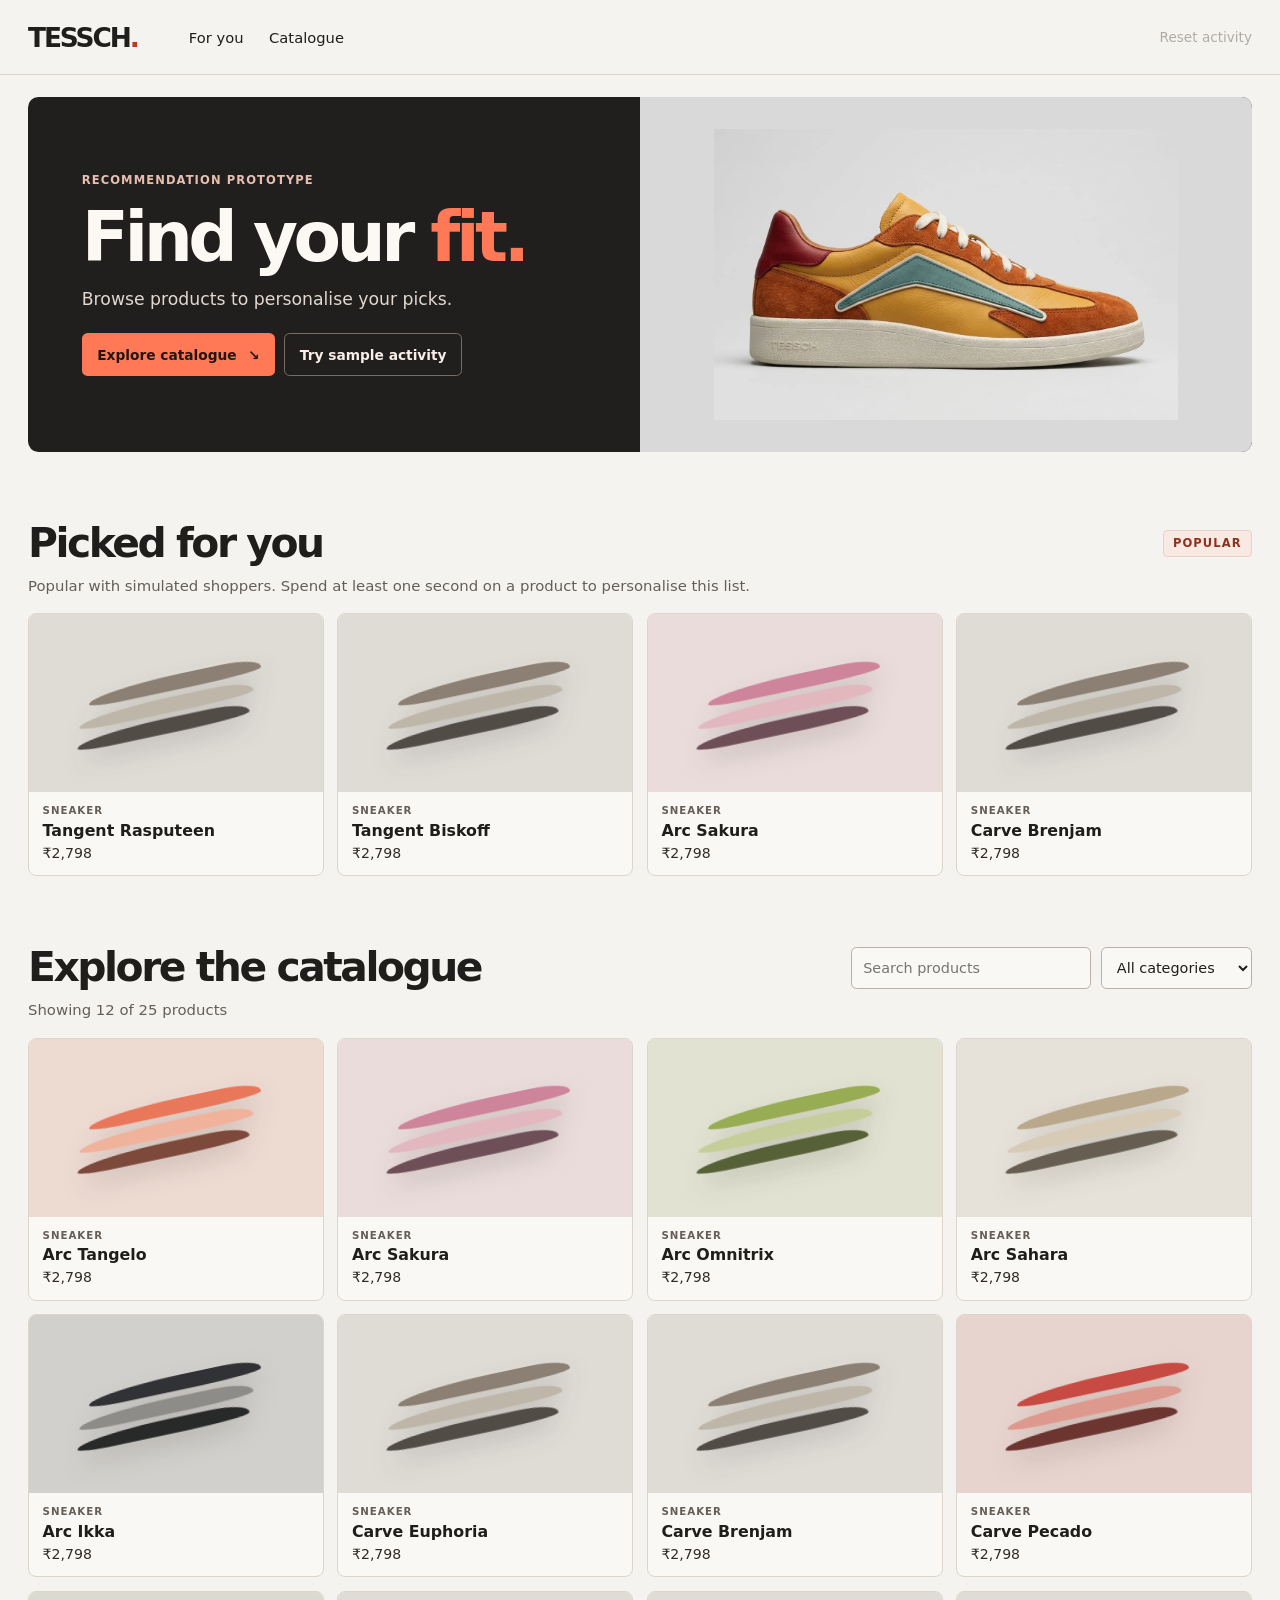
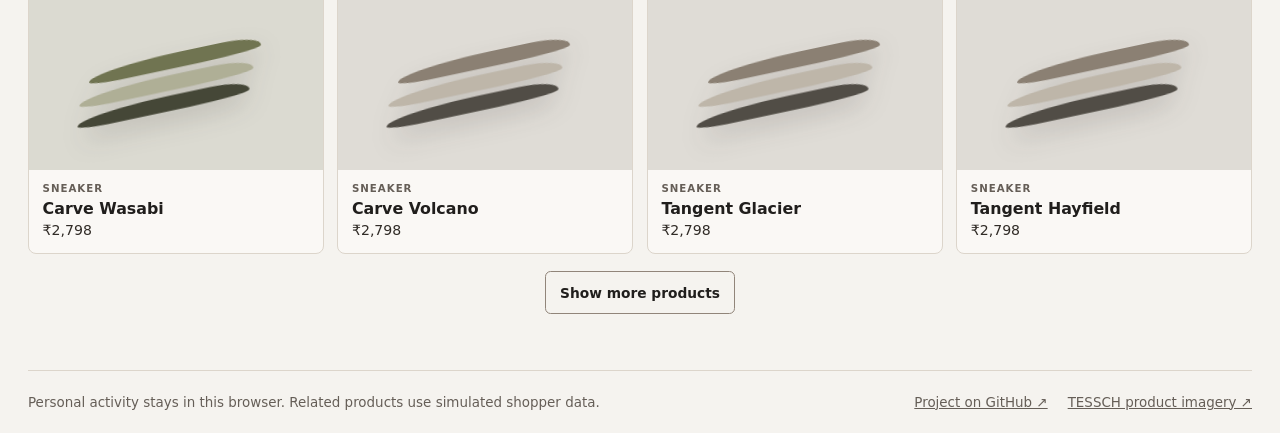
<file: docs/index.html>
<!doctype html>
<html lang="en">
<head>
  <meta charset="utf-8">
  <meta name="viewport" content="width=device-width, initial-scale=1">
  <meta name="description" content="Try the TESSCH dwell-time recommendation engine in an interactive footwear storefront.">
  <meta name="theme-color" content="#f5f3ef">
  <title>TESSCH · Recommendation prototype</title>
  <link rel="stylesheet" href="./styles.css?v=compact-hero">
  <script type="module" src="./app.js"></script>
</head>
<body id="top">
  <header class="site-header">
    <div class="shell header-inner">
      <a class="brand" href="#top">TESSCH<span>.</span></a>
      <nav aria-label="Main navigation">
        <a href="#recommendations">For you</a>
        <a href="#catalogue">Catalogue</a>
      </nav>
      <button class="quiet-action" type="button" id="reset" disabled>Reset activity</button>
    </div>
  </header>
  <main class="shell">
    <section class="hero" aria-labelledby="hero-title">
      <div class="hero-copy">
        <p class="eyebrow">Recommendation prototype</p>
        <h1 id="hero-title">Find your <em>fit.</em></h1>
        <p>Browse products to personalise your picks.</p>
        <div class="hero-actions">
          <a class="action primary" href="#catalogue">Explore catalogue <span aria-hidden="true">↘</span></a>
          <button class="action secondary" type="button" id="sample" disabled>Try sample activity</button>
        </div>
      </div>
      <figure class="hero-visual">
        <img src="./hero.webp?v=arc-tangelo" alt="TESSCH Arc Tangelo modular sneaker">
      </figure>
    </section>

    <section id="recommendations" class="section" aria-labelledby="picks-title">
      <div class="section-heading">
        <h2 id="picks-title">Picked for you</h2>
        <span id="pick-strategy" class="model-label" hidden></span>
      </div>
      <p id="pick-reason" class="intro" aria-live="polite">Loading the recommendation model…</p>
      <div id="picks" class="product-grid"></div>
    </section>

    <section id="catalogue" class="section" aria-labelledby="catalogue-title">
      <div class="section-heading">
        <h2 id="catalogue-title">Explore the catalogue</h2>
        <div class="filters">
          <label><span class="sr-only">Search products</span><input type="search" id="search" placeholder="Search products" disabled></label>
          <label><span class="sr-only">Filter category</span><select id="category" disabled><option value="">All categories</option></select></label>
        </div>
      </div>
      <p id="catalogue-count" class="intro" aria-live="polite"></p>
      <div id="products" class="product-grid"></div>
      <button class="action outlined more" type="button" id="more" hidden>Show more products</button>
    </section>
  </main>

  <footer class="shell footer">
    <p>Personal activity stays in this browser. Related products use simulated shopper data.</p>
    <a href="https://github.com/Yuvraj2637/tessch-recommendation-engine">Project on GitHub ↗</a>
    <a href="https://tessch.in/">TESSCH product imagery ↗</a>
  </footer>

  <dialog id="detail" aria-labelledby="detail-title">
    <div class="detail-inner">
      <form method="dialog"><button id="close-detail" type="submit" class="close-action" aria-label="Close product" autofocus>×</button></form>
      <div class="detail-product">
        <div id="detail-art"></div>
        <div class="detail-copy">
          <p id="detail-category" class="eyebrow"></p>
          <h2 id="detail-title"></h2>
          <p id="detail-price" class="detail-price"></p>
          <p id="detail-description"></p>
          <p id="detail-specs" class="intro"></p>
          <p id="dwell" class="dwell">Active viewing time <output id="dwell-time">0.0 s</output></p>
        </div>
      </div>
      <section aria-labelledby="related-title" class="related">
        <div class="section-heading">
          <h3 id="related-title">You might also like</h3>
          <span id="related-strategy" class="model-label"></span>
        </div>
        <p id="related-reason" class="intro"></p>
        <div id="related" class="product-grid"></div>
      </section>
    </div>
  </dialog>
</body>
</html>
</file>
<file: docs/styles.css>
:root {
  color-scheme: light;
  --paper: #f5f3ef;
  --ink: #201e1c;
  --muted: #655e57;
  --line: #dcd5cb;
  --accent: #b83d20;
  font-family: system-ui, sans-serif;
  background: var(--paper);
  color: var(--ink);
}
* { box-sizing: border-box; }
body { margin: 0; min-width: 0; }
a { color: inherit; }
button, input, select { font: inherit; }
button { cursor: pointer; }
button:disabled { cursor: default; opacity: .48; }
[hidden] { display: none !important; }
:focus-visible { outline: 3px solid #a8371d; outline-offset: 4px; }
.sr-only { position: absolute; width: 1px; height: 1px; padding: 0; overflow: hidden; clip-path: inset(50%); white-space: nowrap; }
.shell { width: min(100% - 3.5rem, 1280px); margin-inline: auto; }
.site-header { border-bottom: 1px solid var(--line); }
.header-inner { min-height: 74px; display: flex; align-items: center; gap: clamp(1rem, 4vw, 3.5rem); }
.brand { text-decoration: none; font-size: 1.65rem; font-weight: 900; letter-spacing: -.08em; }
.brand span, .hero em { color: #ff7956; }
.brand span { color: var(--accent); }
.header-inner nav { display: flex; gap: clamp(.85rem, 2vw, 2rem); font-size: .92rem; }
.header-inner nav a { text-decoration: none; }
.header-inner nav a:hover, .footer a:hover { color: var(--accent); }
.quiet-action { margin-left: auto; padding: .55rem 0; color: var(--muted); background: none; border: 0; font-size: .85rem; }
.quiet-action:not(:disabled):hover { color: var(--accent); text-decoration: underline; }
.hero { display: grid; grid-template-columns: repeat(2, minmax(0, 1fr)); margin-top: 1.4rem; background: #201f1d; color: #fcf8f3; border-radius: .65rem; overflow: hidden; }
.hero-copy { padding: clamp(1.6rem, 4.2vw, 3.5rem); align-self: center; }
.eyebrow, .card-category, .model-label { font-size: .72rem; font-weight: 720; letter-spacing: .095em; text-transform: uppercase; }
.eyebrow { margin: 0 0 1rem; }
.hero .eyebrow { color: #e7bfb1; }
.hero h1 { font-size: clamp(2.65rem, 5.4vw, 4.6rem); font-weight: 800; line-height: 1; letter-spacing: -.065em; margin: 0; text-wrap: balance; }
.hero h1 em { font-style: normal; }
.hero-copy > p:not(.eyebrow) { font-size: clamp(.92rem, 1.45vw, 1.08rem); line-height: 1.6; color: #e2d8d0; max-width: 38ch; margin: .9rem 0 1.2rem; }
.hero-visual { margin: 0; display: grid; place-items: center; padding: clamp(1rem, 2.5vw, 2rem); background: #d9d9d9; }
.hero-visual img { display: block; width: min(100%, 29rem); height: auto; }
.hero-actions { display: flex; flex-wrap: wrap; gap: .6rem; }
.action { border: 1px solid transparent; border-radius: .35rem; padding: .7rem .9rem; min-height: 43px; display: inline-flex; gap: .7rem; align-items: center; justify-content: center; font-weight: 680; font-size: .86rem; text-decoration: none; }
.primary { background: #ff7956; color: #241510; }
.primary:hover { background: #ffa087; }
.secondary { background: transparent; border-color: #786d65; color: #faeee8; }
.secondary:not(:disabled):hover { border-color: #ffc5b4; }
.outlined { border-color: #91857a; background: transparent; color: var(--ink); }
.outlined:hover { background: #ebe4db; }
.section { margin-top: clamp(2.5rem, 5.5vw, 4.7rem); scroll-margin-top: 1rem; }
.section-heading { display: flex; align-items: center; justify-content: space-between; gap: .65rem 1.1rem; flex-wrap: wrap; }
.section h2, .related h3 { margin: 0; font-size: clamp(1.55rem, 3.4vw, 2.55rem); letter-spacing: -.06em; line-height: 1.05; }
.model-label { border: 1px solid #ead1c8; background: #f8e9e2; padding: .35rem .58rem; color: #8e3220; border-radius: .25rem; white-space: nowrap; }
.intro { color: var(--muted); font-size: .93rem; line-height: 1.5; }
.section .intro, .related .intro { margin: .62rem 0 1rem; }
.product-grid { display: grid; grid-template-columns: repeat(4, minmax(0, 1fr)); gap: .85rem; }
.product-card { padding: 0; overflow: hidden; text-align: left; display: block; width: 100%; color: var(--ink); border: 1px solid var(--line); border-radius: .5rem; background: #faf8f5; transition: border-color 140ms ease, transform 140ms ease; }
.product-card:hover { border-color: #a29a90; transform: translateY(-2px); }
.product-art { background: color-mix(in srgb, var(--tint) 15%, #eeece7); aspect-ratio: 1.65; overflow: hidden; position: relative; display: grid; place-items: center; }
.product-photo { opacity: 0; position: absolute; inset: 0; width: 100%; height: 100%; object-fit: contain; mix-blend-mode: multiply; }
.has-photo .product-photo { opacity: 1; }
.has-photo .modules { display: none; }
.modules { width: 60%; display: grid; gap: .34rem; transform: rotate(-12deg) skewX(-9deg); filter: drop-shadow(2px 12px 12px #241e1d26); }
.modules i { display: block; height: clamp(.46rem, 1.3vw, .95rem); border-radius: 65% 27% 42% 26% / 90% 80% 38% 28%; background: var(--tint); }
.modules i:nth-child(2) { margin-left: -6%; margin-right: 5%; background: color-mix(in srgb, var(--tint) 54%, #faf5e8); }
.modules i:nth-child(3) { margin-left: -8%; margin-right: 8%; background: color-mix(in srgb, var(--tint) 45%, #222321); }
.card-body { display: grid; gap: .3rem; padding: .75rem .85rem .9rem; }
.card-category { font-size: .64rem; color: var(--muted); }
.card-body strong { font-size: .99rem; line-height: 1.2; overflow-wrap: anywhere; }
.card-price { color: #302b26; font-size: .88rem; }
.card-note { margin-top: .22rem; color: #8e3220; font-size: .78rem; font-variant-numeric: tabular-nums; }
.filters { display: flex; flex-wrap: wrap; gap: .6rem; }
.filters input, .filters select { background: #faf8f5; color: var(--ink); border: 1px solid #baafa2; border-radius: .35rem; min-height: 42px; padding: .42rem .7rem; font-size: .9rem; max-width: 100%; }
.filters input { width: min(44vw, 15rem); }
.more { margin: 1.1rem auto 0; display: flex; width: fit-content; }
.footer { margin-top: 3.5rem; padding-block: 1.45rem; border-top: 1px solid var(--line); color: var(--muted); font-size: .84rem; display: flex; flex-wrap: wrap; align-items: baseline; gap: .5rem 1.25rem; }
.footer p { margin: 0 auto 0 0; }
dialog { width: min(100% - 2rem, 900px); max-height: calc(100% - 1.5rem); padding: 0; background: var(--paper); border: 1px solid var(--line); border-radius: .65rem; color: var(--ink); }
dialog::backdrop { background: rgb(24 20 18 / 67%); }
.detail-inner { position: relative; padding: clamp(1rem, 3vw, 2rem); }
.close-action { position: absolute; inset: .75rem .75rem auto auto; width: 44px; height: 44px; border: 1px solid #978b7e; border-radius: 50%; background: var(--paper); color: var(--ink); font-size: 1.45rem; line-height: 1; z-index: 1; }
.detail-product { display: grid; grid-template-columns: 1.05fr 1fr; gap: clamp(1rem, 3vw, 2.1rem); align-items: center; padding-top: 1rem; }
.detail-product .product-art { aspect-ratio: 1.2; border-radius: .45rem; }
.detail-copy .eyebrow { color: var(--accent); margin-bottom: .5rem; }
.detail-copy h2 { font-size: clamp(1.65rem, 5vw, 3rem); letter-spacing: -.06em; margin: 0; line-height: 1.04; }
.detail-copy p { line-height: 1.45; }
.detail-price { font-weight: 700; }
.dwell { display: flex; justify-content: space-between; gap: .5rem; padding: .6rem .7rem; border: 1px solid var(--line); color: var(--muted); font-size: .84rem; }
.dwell output { color: var(--ink); font-variant-numeric: tabular-nums; }
.related { margin-top: 1.8rem; }
.related h3 { font-size: clamp(1.4rem, 3vw, 2rem); }
@media (max-width: 850px) {
  .shell { width: calc(100% - 2rem); }
  .hero-copy { padding: 2rem; }
}
@media (max-width: 600px) {
  .header-inner { min-height: 59px; gap: .8rem; }
  .brand { font-size: 1.33rem; }
  .header-inner nav { font-size: .82rem; gap: .65rem; }
  .quiet-action { font-size: .73rem; }
  .hero { grid-template-columns: 1fr; margin-top: .85rem; }
  .hero-copy { padding: 1.45rem; }
  .hero-visual { padding: .6rem 1.25rem; }
  .hero-visual img { width: min(100%, 21rem); }
  .product-grid { grid-template-columns: repeat(2, minmax(0, 1fr)); gap: .55rem; }
  .card-body { padding: .62rem; }
  .detail-product { grid-template-columns: 1fr; }
  .detail-product .product-art { aspect-ratio: 1.9; }
}
@media (prefers-reduced-motion: reduce) {
  .product-card { transition: none; }
}
</file>
